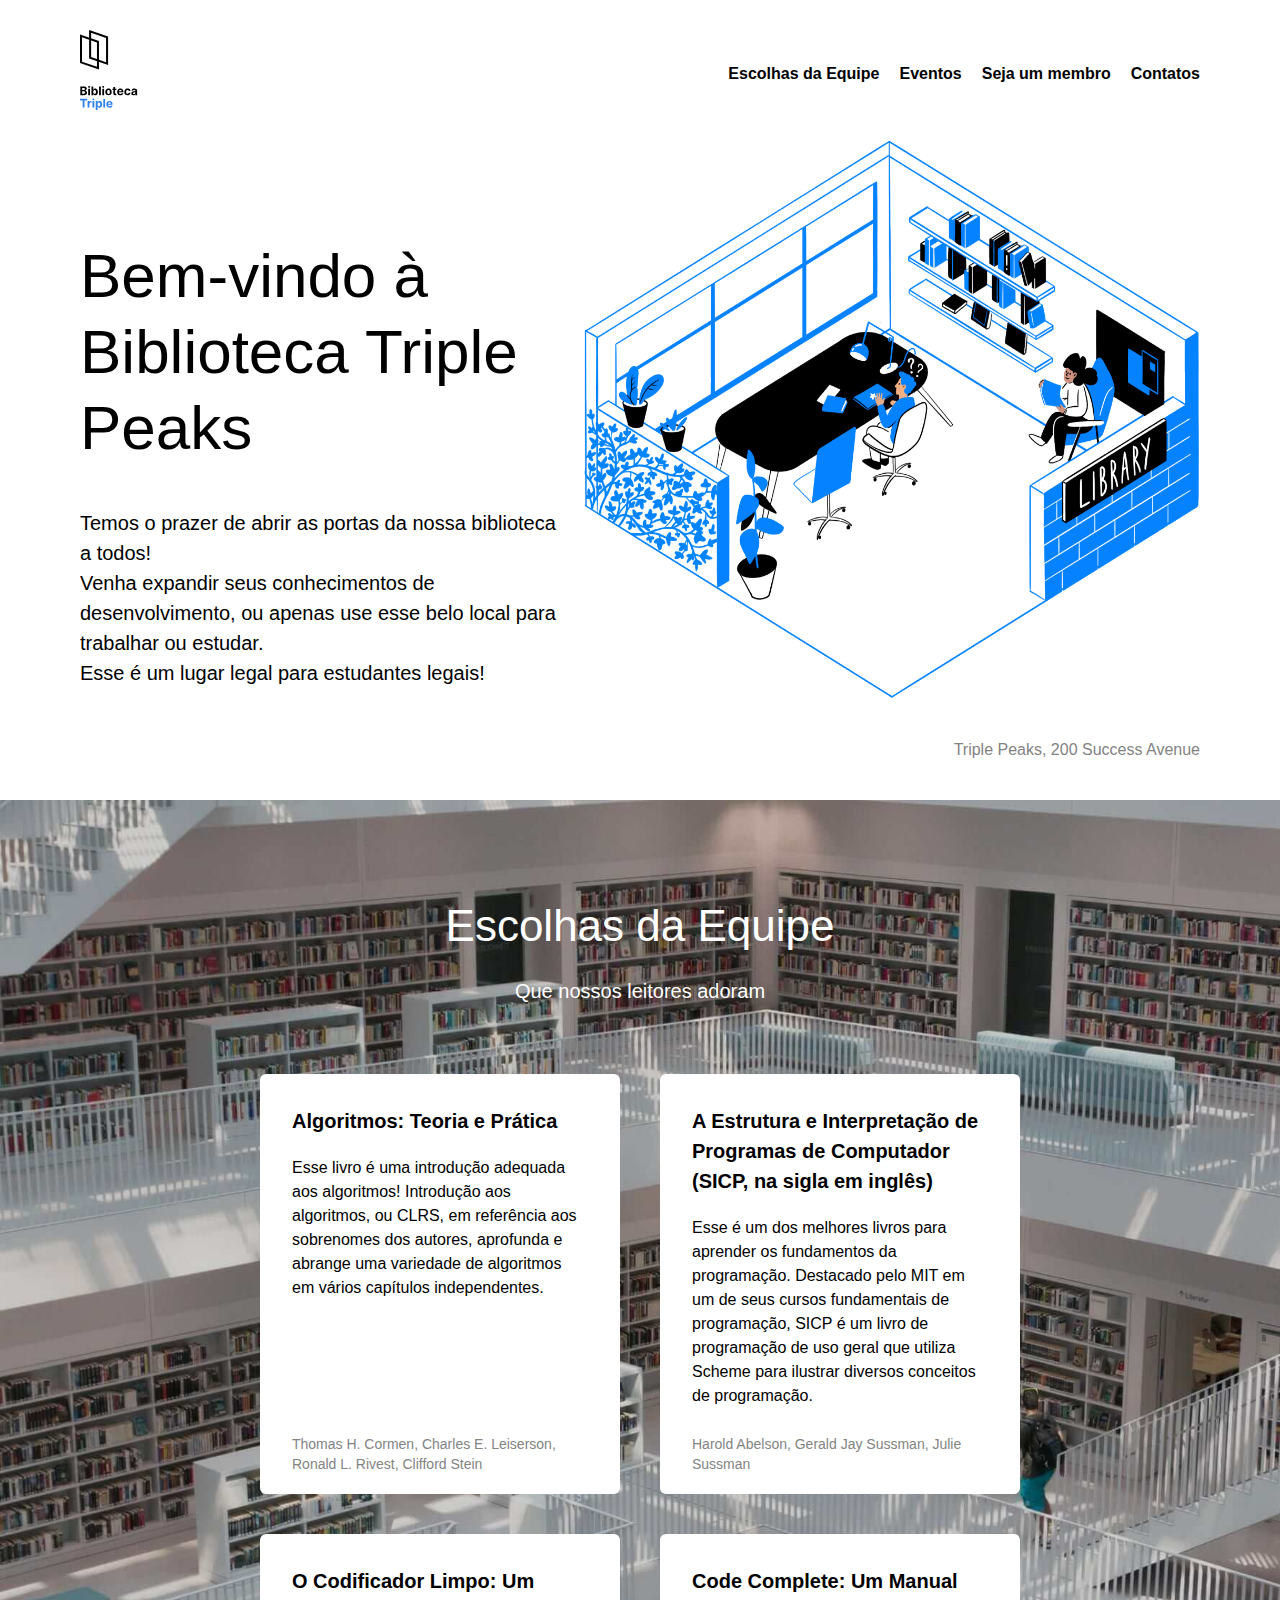
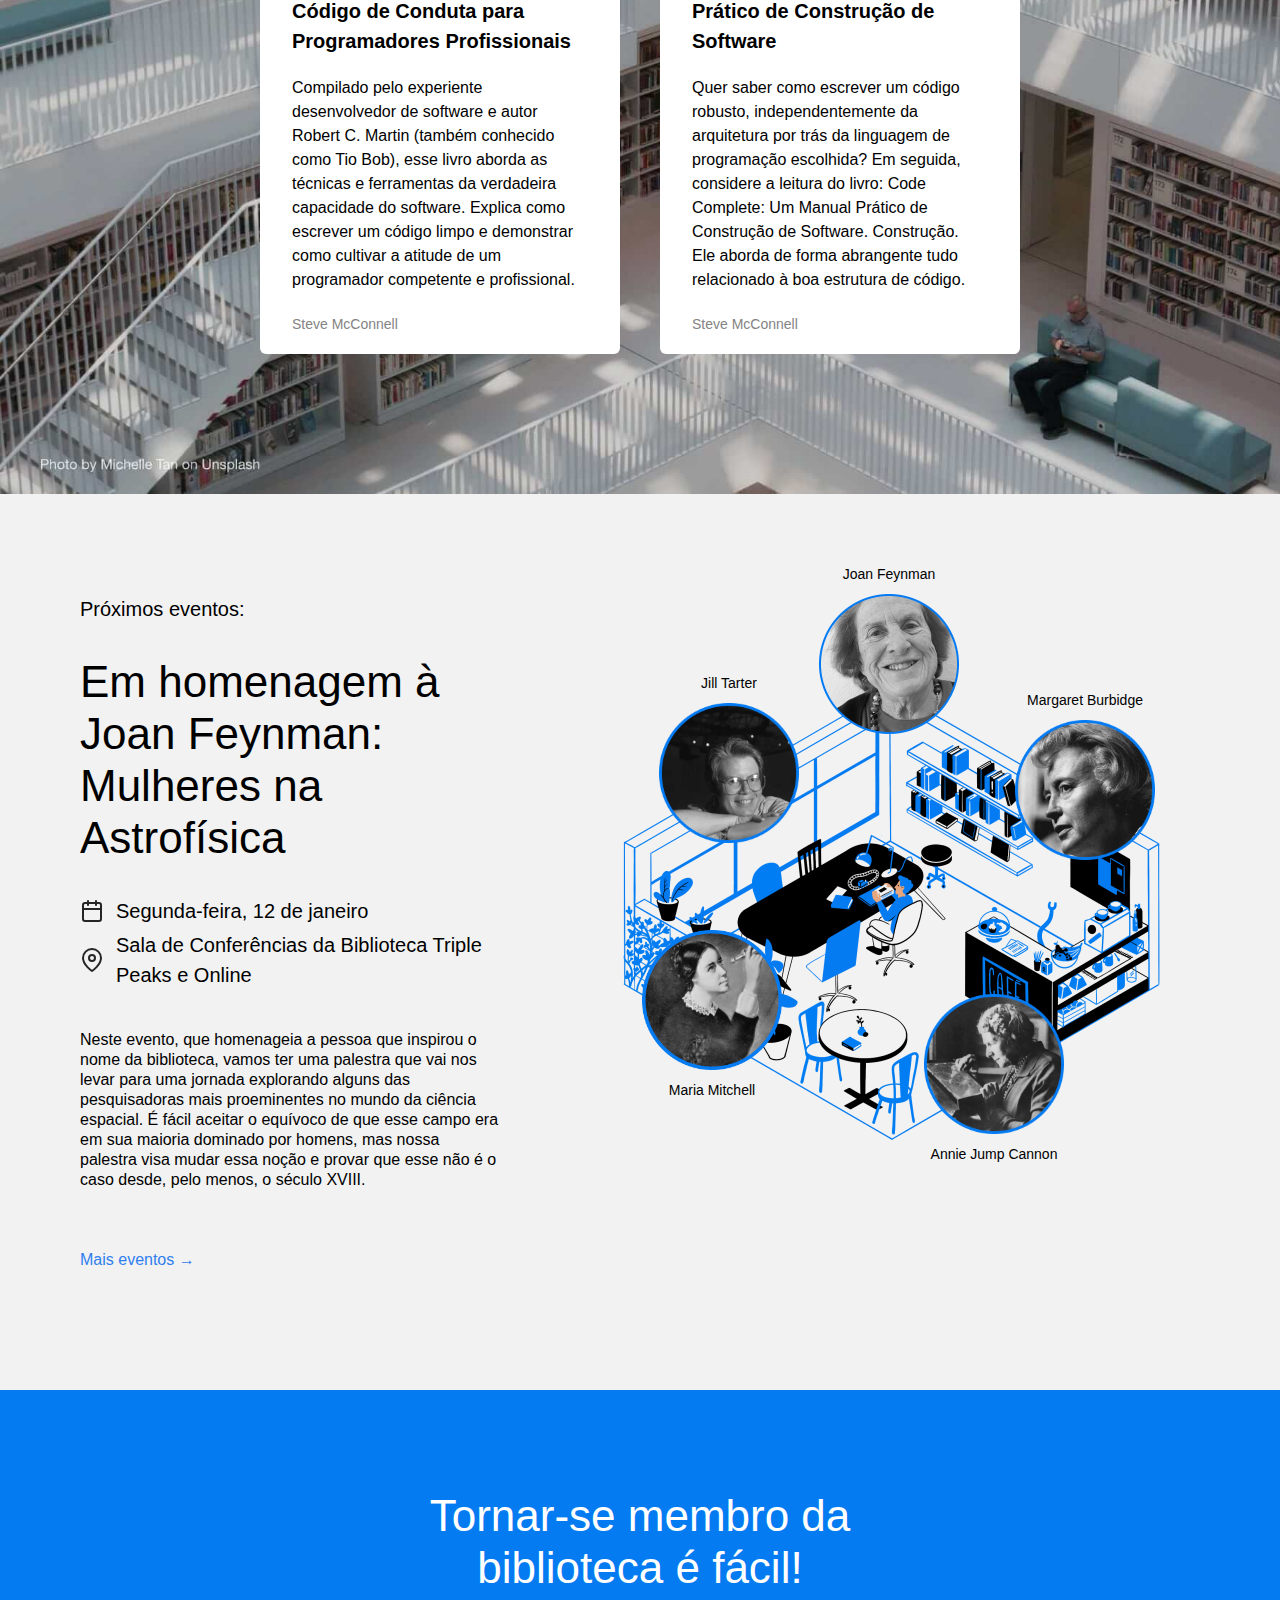
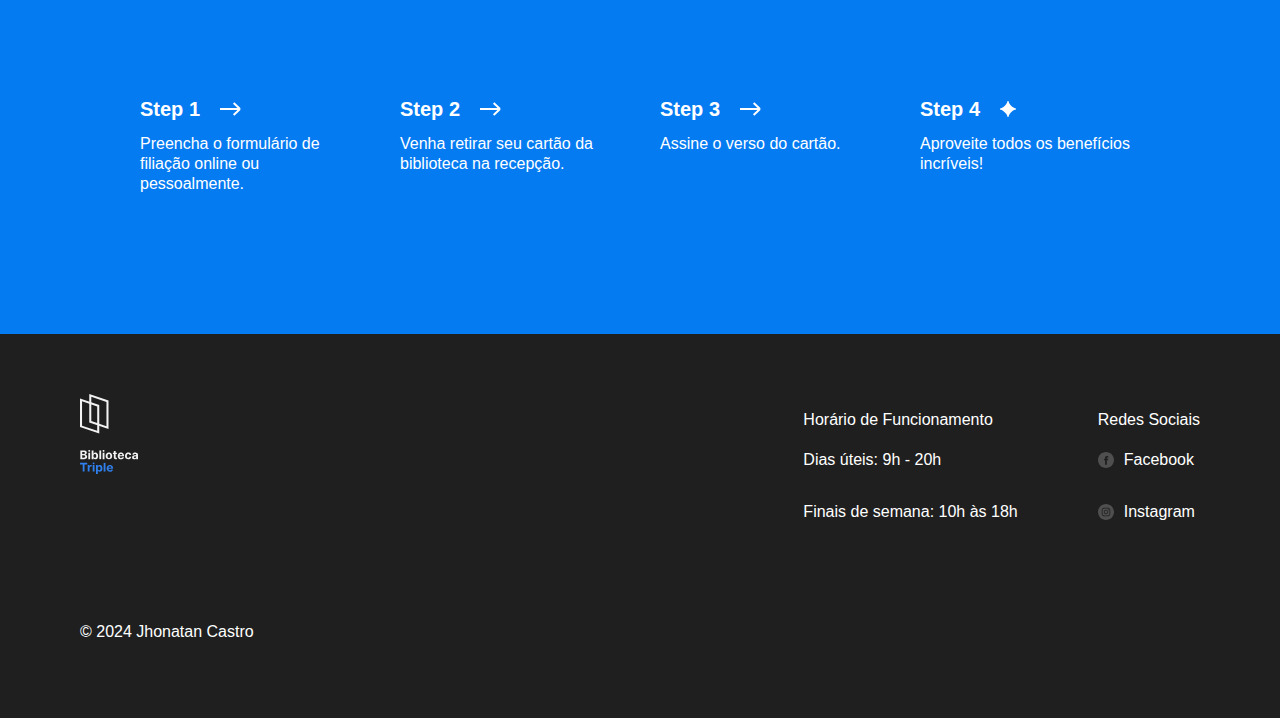
<file: index.html>
<!DOCTYPE html>
<html lang="en">
  <head>
    <meta charset="UTF-8" />
    <meta name="viewport" content="width=device-width, initial-scale=1.0" />
    <title>Biblioteca Triple Peaks</title>
    <link rel="shortcut icon" href="favicon.ico" />
    <link rel="stylesheet" href="./vendor/normalize.css" />
    <link rel="stylesheet" href="./styles/style.css" />
  </head>

  <body>
    <div class="page">
      <header class="header">
        <nav class="nav">
          <img
            src="./images/logo.svg"
            alt="Logotipo da Biblioteca Triple Peaks"
            class="nav__logo"
          />
          <ul class="nav__links">
            <li>
              <a class="nav__link" href="#staff">Escolhas da Equipe</a>
            </li>
            <li>
              <a class="nav__link" href="#events">Eventos</a>
            </li>
            <li>
              <a class="nav__link" href="#membership">Seja um membro</a>
            </li>
            <li>
              <a class="nav__link" href="#footer">Contatos</a>
            </li>
          </ul>
        </nav>
        <div class="header__content">
          <div>
            <h1 class="header__title">Bem-vindo à Biblioteca Triple Peaks</h1>
            <p class="header__description">
              Temos o prazer de abrir as portas da nossa biblioteca a todos!
              <br />Venha expandir seus conhecimentos de desenvolvimento, ou
              apenas use esse belo local para trabalhar ou estudar. <br />Esse é
              um lugar legal para estudantes legais!
            </p>
          </div>
          <img
            src="./images/inside_the_library.png"
            alt="Ilustração 'Dentro da biblioteca'"
            class="header__image"
          />
        </div>
        <div class="header__footer">
          <p class="header__address">Triple Peaks, 200 Success Avenue</p>
        </div>
      </header>

      <main class="content">
        <section class="staff" id="staff">
          <h2 class="staff__title">Escolhas da Equipe</h2>
          <p class="staff__subtitle">Que nossos leitores adoram</p>
          <ul class="staff__cards">
            <li class="card">
              <div class="card__content">
                <h3 class="card__title">Algoritmos: Teoria e Prática</h3>
                <p class="card__text">
                  Esse livro é uma introdução adequada aos algoritmos!
                  Introdução aos algoritmos, ou CLRS, em referência aos
                  sobrenomes dos autores, aprofunda e abrange uma variedade de
                  algoritmos em vários capítulos independentes.
                </p>
                <p class="card__footer">
                  Thomas H. Cormen, Charles E. Leiserson, Ronald L. Rivest,
                  Clifford Stein
                </p>
              </div>
            </li>

            <li class="card">
              <div class="card__content">
                <h3 class="card__title">
                  A Estrutura e Interpretação de Programas de Computador (SICP,
                  na sigla em inglês)
                </h3>
                <p class="card__text">
                  Esse é um dos melhores livros para aprender os fundamentos da
                  programação. Destacado pelo MIT em um de seus cursos
                  fundamentais de programação, SICP é um livro de programação de
                  uso geral que utiliza Scheme para ilustrar diversos conceitos
                  de programação.
                </p>
                <p class="card__footer">
                  Harold Abelson, Gerald Jay Sussman, Julie Sussman
                </p>
              </div>
            </li>

            <li class="card">
              <div class="card__content">
                <h3 class="card__title">
                  O Codificador Limpo: Um Código de Conduta para Programadores
                  Profissionais
                </h3>
                <p class="card__text">
                  Compilado pelo experiente desenvolvedor de software e autor
                  Robert C. Martin (também conhecido como Tio Bob), esse livro
                  aborda as técnicas e ferramentas da verdadeira capacidade do
                  software. Explica como escrever um código limpo e demonstrar
                  como cultivar a atitude de um programador competente e
                  profissional.
                </p>
                <p class="card__footer">Steve McConnell</p>
              </div>
            </li>

            <li class="card">
              <div class="card__content">
                <h3 class="card__title">
                  Code Complete: Um Manual Prático de Construção de Software
                </h3>
                <p class="card__text">
                  Quer saber como escrever um código robusto, independentemente
                  da arquitetura por trás da linguagem de programação escolhida?
                  Em seguida, considere a leitura do livro: Code Complete: Um
                  Manual Prático de Construção de Software. Construção. Ele
                  aborda de forma abrangente tudo relacionado à boa estrutura de
                  código.
                </p>
                <p class="card__footer">Steve McConnell</p>
              </div>
            </li>
          </ul>
        </section>

        <section class="events" id="events">
          <div class="events__content">
            <h2 class="events__heading">Próximos eventos:</h2>
            <h3 class="events__title">
              Em homenagem à Joan Feynman: Mulheres na Astrofísica
            </h3>
            <div class="event-info events__info-section">
              <div class="event-info__item">
                <img
                  src="./images/icon_calendar.svg"
                  alt="Calendar icon"
                  class="event-info__icon"
                />
                <p class="event-info__text">Segunda-feira, 12 de janeiro</p>
              </div>
              <div class="event-info__item">
                <img
                  src="./images/icon_pin.svg"
                  alt="Pin icon"
                  class="event-info__icon"
                />
                <p class="event-info__text">
                  Sala de Conferências da Biblioteca Triple Peaks e Online
                </p>
              </div>
            </div>
            <p class="events__description">
              Neste evento, que homenageia a pessoa que inspirou o nome da
              biblioteca, vamos ter uma palestra que vai nos levar para uma
              jornada explorando alguns das pesquisadoras mais proeminentes no
              mundo da ciência espacial. É fácil aceitar o equívoco de que esse
              campo era em sua maioria dominado por homens, mas nossa palestra
              visa mudar essa noção e provar que esse não é o caso desde, pelo
              menos, o século XVIII.
            </p>
            <a href="#" class="events__more">Mais eventos &rarr;</a>
          </div>
          <div class="events__cover">
            <img
              class="events__image"
              src="/images/cafe.png"
              alt="ilustração de uma sala"
            />

            <div class="person person_name_feynman">
              <p class="person__caption">Joan Feynman</p>
              <img
                class="person__image person__image_size_l"
                src="/images/person_feynman.png"
                alt="Foto de Joan Feynman"
              />
            </div>

            <div class="person person_name_tarter">
              <p class="person__caption">Jill Tarter</p>
              <img
                class="person__image person__image_size_l"
                src="/images/person_tarter.png"
                alt="Foto de Jill tarter"
              />
            </div>

            <div class="person person_name_burbidge">
              <p class="person__caption">Margaret Burbidge</p>
              <img
                class="person__image person__image_size_l"
                src="/images/person_burbidge.png"
                alt="Foto de Margaret burbidge"
              />
            </div>

            <div class="person person_name_cannon">
              <img
                class="person__image person__image_size_l"
                src="/images/person_cannon.png"
                alt="Foto de Annie Jump Cannon"
              />
              <p class="person__caption">Annie Jump Cannon</p>
            </div>

            <div class="person person_name_mitchell">
              <img
                class="person__image person__image_size_l"
                src="/images/person_mitchell.png"
                alt="Foto de Maria mitchell"
              />

              <p class="person__caption">Maria Mitchell</p>
            </div>
          </div>
        </section>

        <section class="membership" id="membership">
          <h2 class="membership__title">
            Tornar-se membro da biblioteca é fácil!
          </h2>
          <ul class="membership__steps">
            <li class="step">
              <h3 class="step__title">
                Step 1
                <img
                  src="./images/icon_step_forward.svg"
                  alt="icon forward"
                  class="step__icon"
                />
              </h3>
              <p class="step__description">
                Preencha o formulário de filiação online ou pessoalmente.
              </p>
            </li>
            <li class="step">
              <h3 class="step__title">
                Step 2
                <img
                  src="./images/icon_step_forward.svg"
                  alt="icon forward"
                  class="step__icon"
                />
              </h3>
              <p class="step__description">
                Venha retirar seu cartão da biblioteca na recepção.
              </p>
            </li>
            <li class="step">
              <h3 class="step__title">
                Step 3
                <img
                  src="./images/icon_step_forward.svg"
                  alt="icon forward"
                  class="step__icon"
                />
              </h3>
              <p class="step__description">Assine o verso do cartão.</p>
            </li>
            <li class="step">
              <h3 class="step__title">
                Step 4
                <img
                  src="./images/icon_step_finish.svg"
                  alt="icon finish"
                  class="step__icon"
                />
              </h3>
              <p class="step__description">
                Aproveite todos os benefícios incríveis!
              </p>
            </li>
          </ul>
        </section>
      </main>

      <footer class="footer" id="footer">
        <div class="footer__columns">
          <div class="footer__column">
            <img class="footer__logo" src="/images/logo_white.svg" alt="logo" />
          </div>

          <div class="footer__column footer__column_content_hours">
            <p class="footer__column-heading">Horário de Funcionamento</p>
            <ul class="footer__list">
              <li class="footer__list-item">Dias úteis: 9h - 20h</li>
              <li class="footer__list-item">Finais de semana: 10h às 18h</li>
            </ul>
          </div>

          <div class="footer__column footer__column_content_social">
            <p class="footer__column-heading">Redes Sociais</p>
            <ul class="footer__list">
              <li class="footer__list-item">
                <a href="#" class="footer__column-link">
                  <img
                    class="footer__social-icon"
                    src="/images/facebook_white.svg"
                    alt="Facebook"
                  />
                  Facebook
                </a>
              </li>
              <li class="footer__list-item">
                <a href="#" class="footer__column-link"
                  ><img
                    class="footer__social-icon"
                    src="/images/instagram_white.svg"
                    alt="Instagram"
                  />
                  Instagram</a
                >
              </li>
            </ul>
          </div>
        </div>
        <p class="footer__copyright">© 2024 Jhonatan Castro</p>
      </footer>
    </div>
  </body>
</html>
</file>
<file: styles/style.css>
.page {
  min-width: 1100px;
  max-width: 1600px;
  margin: 0 auto;
  font-family: Arial, sans-serif;
  font-size: 16px;
  line-height: 20px;
}

.header {
  display: flex;
  flex-direction: column;
  height: 100vh;
  min-height: 720px;
  max-height: 800px;
  padding: 30px 80px 40px;
  position: relative;
  box-sizing: border-box;
}

.nav {
  display: flex;
  justify-content: space-between;
  align-items: center;
}

.nav__logo {
  display: flex;
  width: 58px;
  height: 80px;
  justify-content: flex-start;
}

.nav__links {
  display: flex;
  flex-direction: row;
  justify-content: flex-end;
  align-items: center;
  column-gap: 20px;
  list-style-type: none;
  margin: 8px 0 0;
  padding: 0;
}

.nav__link {
  color: #000000;
  text-decoration: none;
  font-weight: bold;
}

.header__content {
  display: flex;
  justify-content: space-between;
}

.header__title {
  font-size: 62px;
  line-height: 76px;
  font-weight: 500;
  max-width: 635px;
  margin-top: 128px;
}

.header__description {
  font-size: 20px;
  line-height: 30px;
  max-width: 515px;
  margin-top: 32px;
}

.header__image {
  display: flex;
  max-width: 636px;
  flex-direction: row;
  justify-content: flex-end;
}

.header__footer {
  margin-top: auto;
  width: 100%;
  display: flex;
  align-items: center;
  justify-content: flex-end;
  box-sizing: border-box;
}

.header__link {
  color: #2f80ed;
  text-decoration: none;
}

.header__address {
  margin: 0;
  color: #838383;
}

.staff {
  background-image: url("../images/staff_picks_background.jpg");
  padding: 100px 0 140px;
  background-size: cover;
}

.staff__title {
  text-align: center;
  font-size: 44px;
  line-height: 52px;
  font-weight: 400;
  margin: 0 0 24px;
  color: #ffffff;
}

.staff__subtitle {
  text-align: center;
  font-size: 20px;
  line-height: 30px;
  font-weight: 400;
  margin: 0;
  color: #ffffff;
}

/* adicionar a regra CSS para sua nova classe aqui. Certifique-se de colocar antes de .card: os pais devem preceder seus filhos */
.staff__cards {
  max-width: 760px;
  margin: 40px auto;
  margin-top: 68px;
  display: flex;
  flex-wrap: wrap;
  justify-content: center;
  padding-left: 0;
  align-items: center;
  margin-bottom: 0;
  list-style-type: none;
  gap: 40px;
}

.card {
  background-color: #fff;
  border-radius: 6px;
  padding: 32px 40px 20px 32px;
  box-sizing: border-box;
  height: 420px;
  width: 360px;
  list-style-type: none;
}

.card__content {
  width: 100%;
  height: 100%;
  display: flex;
  flex-direction: column;
}

.card__title {
  font-size: 20px;
  line-height: 30px;
  font-weight: 700;
  margin: 0;
}

.card__text {
  margin: 20px 0 0;
  font-size: 16px;
  line-height: 24px;
}

.card__footer {
  margin: 0;
  font-size: 14px;
  line-height: 20px;
  color: #838383;
  margin-top: auto;
}
.events {
  padding: 100px 0 120px 80px;
  display: flex;
  align-items: start;
  justify-content: space-between;
  box-sizing: border-box;
  background-color: #f2f2f2;
}

.events__content {
  flex-basis: 580px;
}

.events__heading {
  font-size: 20px;
  font-weight: 500;
  line-height: 30px;
  margin: 0;
}

.events__title {
  font-size: 44px;
  font-weight: 500;
  line-height: 52px;
  margin: 32px 0 0;
}

.events__info-section {
  margin-top: 32px;
}

.event-info__item {
  display: flex;
  align-items: center;
  margin-bottom: 4px;
  font-weight: 500;
}

.event-info__icon {
  background-repeat: no-repeat;
  background-position: center;
  margin-right: 12px;
  width: 24px;
  height: 24px;
}

.event-info__text {
  font-size: 20px;
  font-weight: 500;
  line-height: 30px;
  margin: 0;
}

.events__description {
  margin: 40px 0 60px;
}

.events__more {
  color: #2f80ed;
  text-decoration: none;
}

.events__cover {
  flex-grow: 1;
  flex-shrink: 0;
  flex-basis: 780px;
  max-width: 780px;
  position: relative;
}

.events__image {
  max-width: 100%;
}

.person {
  position: absolute;
  display: flex;
  align-items: center;
  flex-direction: column;
  gap: 10px;
}

.person_name_feynman {
  top: -30px;
  left: 319px;
}

.person_name_burbidge {
  top: 96px;
  right: 125px;
}

.person_name_cannon {
  bottom: 18px;
  right: 216px;
}

.person_name_mitchell {
  bottom: 82px;
  left: 142px;
}

.person_name_tarter {
  top: 79px;
  left: 159px;
}

.person__image {
  max-width: 100%;
}

.person__image_size_l {
  width: 140px;
}

.person__image_size_m {
  width: 100px;
}

.person__image_size_s {
  width: 80px;
}

.person__caption {
  text-align: center;
  font-size: 14px;
  margin: 0;
}
.membership {
  padding: 100px 0 140px;
  background-color: #057bf2;
  color: #ffffff;
}

.membership__title {
  max-width: 574px;
  margin: 0 auto;
  text-align: center;
  font-size: 44px;
  font-weight: 500;
  line-height: 52px;
}

.membership__steps {
  list-style-type: none;
  padding: 0;
  margin: 100px 0 0;
  /* Adicione estilos */
  display: flex;
  gap: 40px;
  justify-content: center;
}

.step {
  flex-basis: 220px;
  /* Adicione estilos */
}

.step__title {
  margin: 0;
  font-size: 20px;
  line-height: 30px;
  font-weight: 700;
  display: flex;
  align-items: center;
}

.step__icon {
  margin-left: 20px;
}

.step__description {
  margin: 10px 0 0;
}

.footer {
  box-sizing: border-box;
  background-color: #1f1f1f;
  color: #ffffff;
  padding: 60px 80px;
}

.footer__columns {
  display: flex;
}

.footer__column_content_hours {
  margin-left: auto;
}

.footer__column_content_social {
  margin-left: 80px;
}

.footer__logo {
  width: 58px;
  height: 80px;
}

.footer__column-heading {
  margin-bottom: 20px;
}

.footer__list {
  /* O código abaixo remove os estilos do navegador padrão para listas */
  list-style-type: none;
  padding: 0;
  margin: 0;
  display: flex;
  flex-direction: column;
  gap: 16px;
}

.footer__list-item {
  margin-bottom: 16px;
}
.footer__list-item:last-child {
  margin-bottom: 0;
}

.footer__column-link {
  color: white;
  text-decoration: none;
  display: flex;
  align-items: center;
  column-gap: 10px;
}

.footer__social-icon {
  width: 16px;
  height: 16px;
}

.footer__copyright {
  margin-top: 100px;
}
</file>
